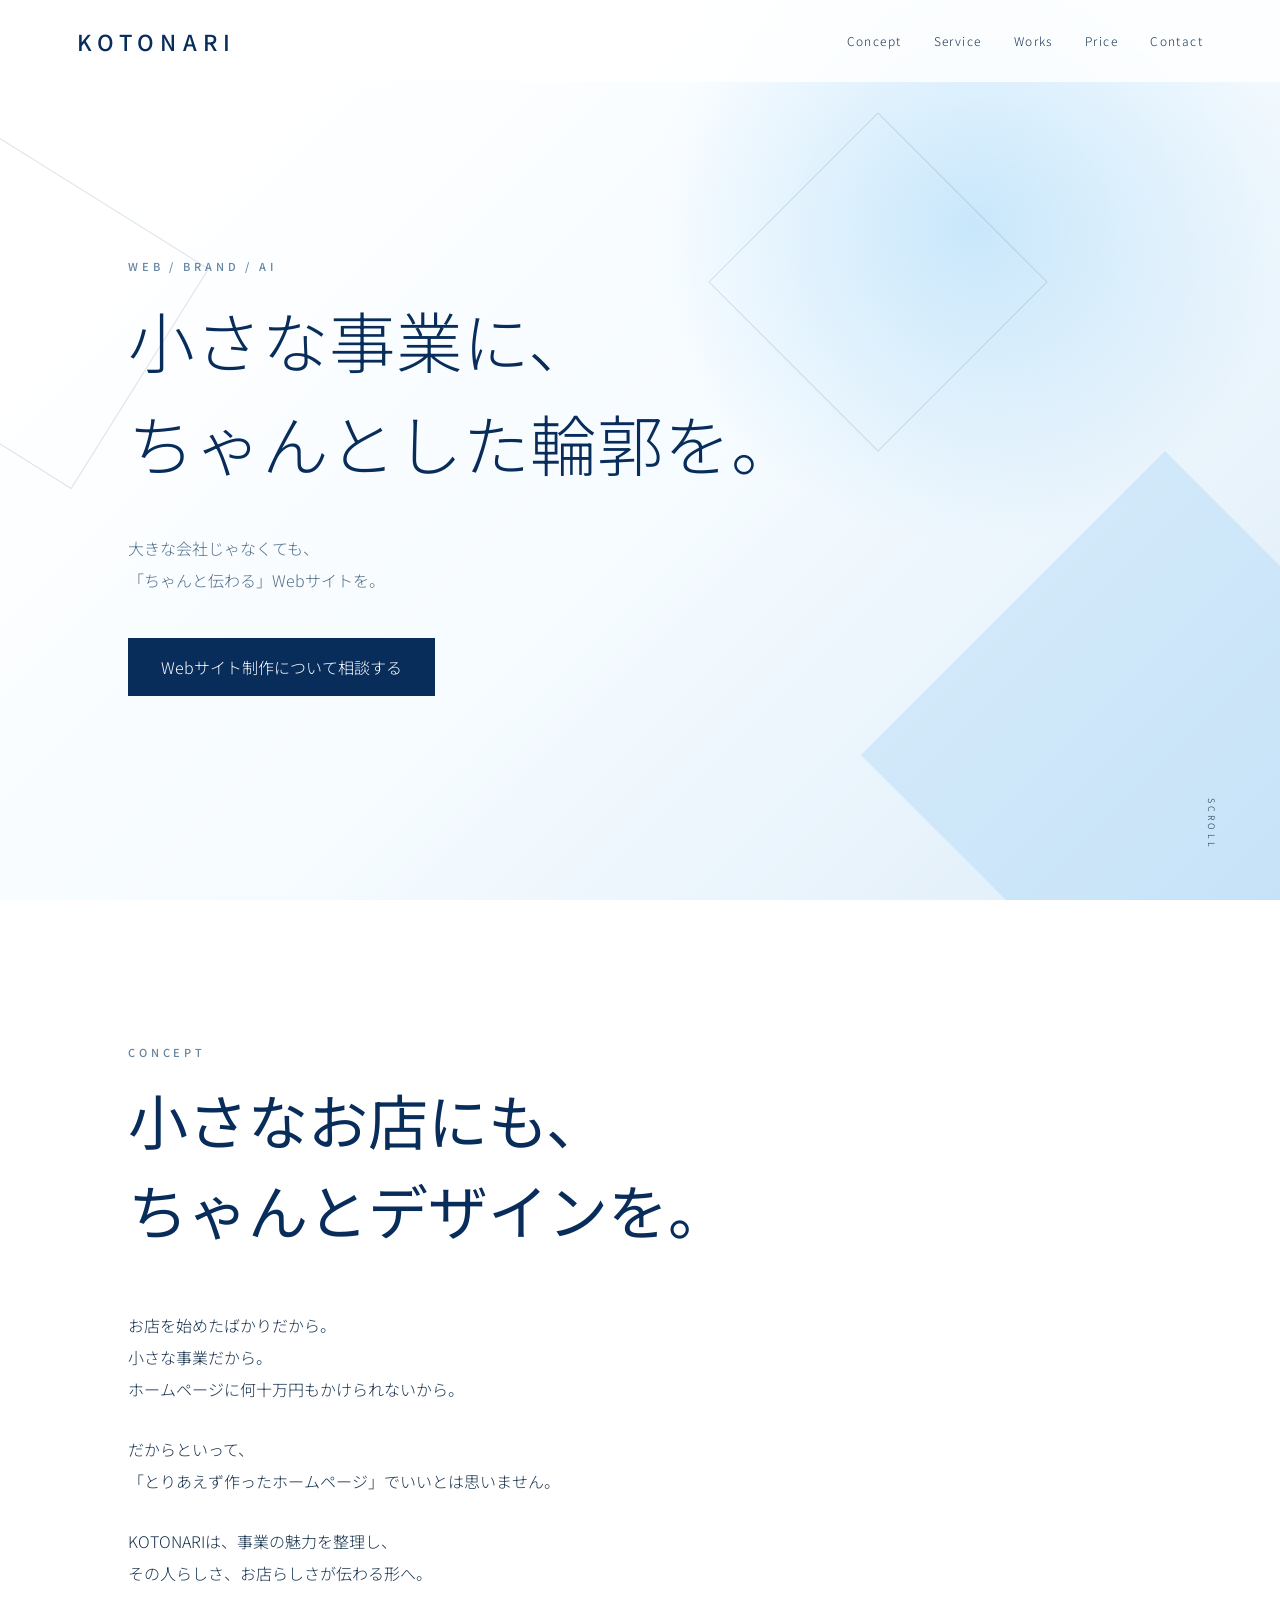
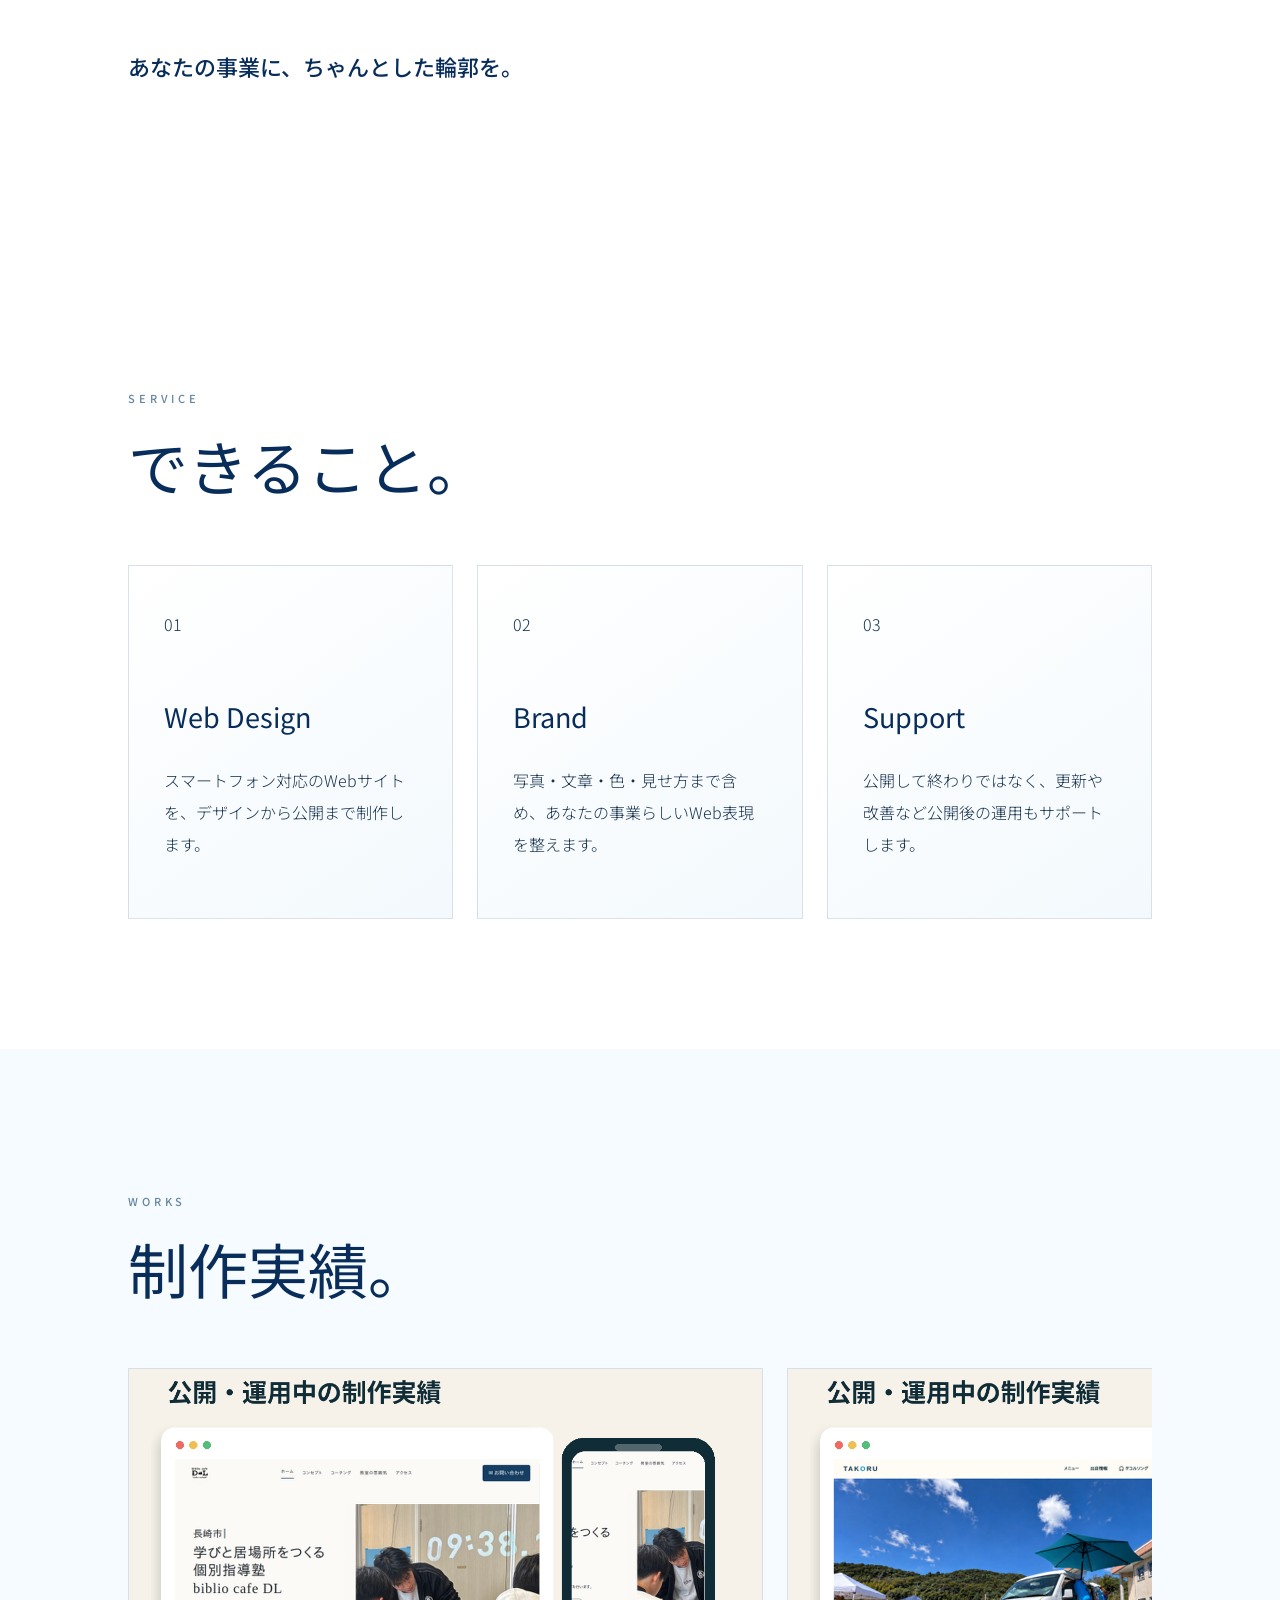
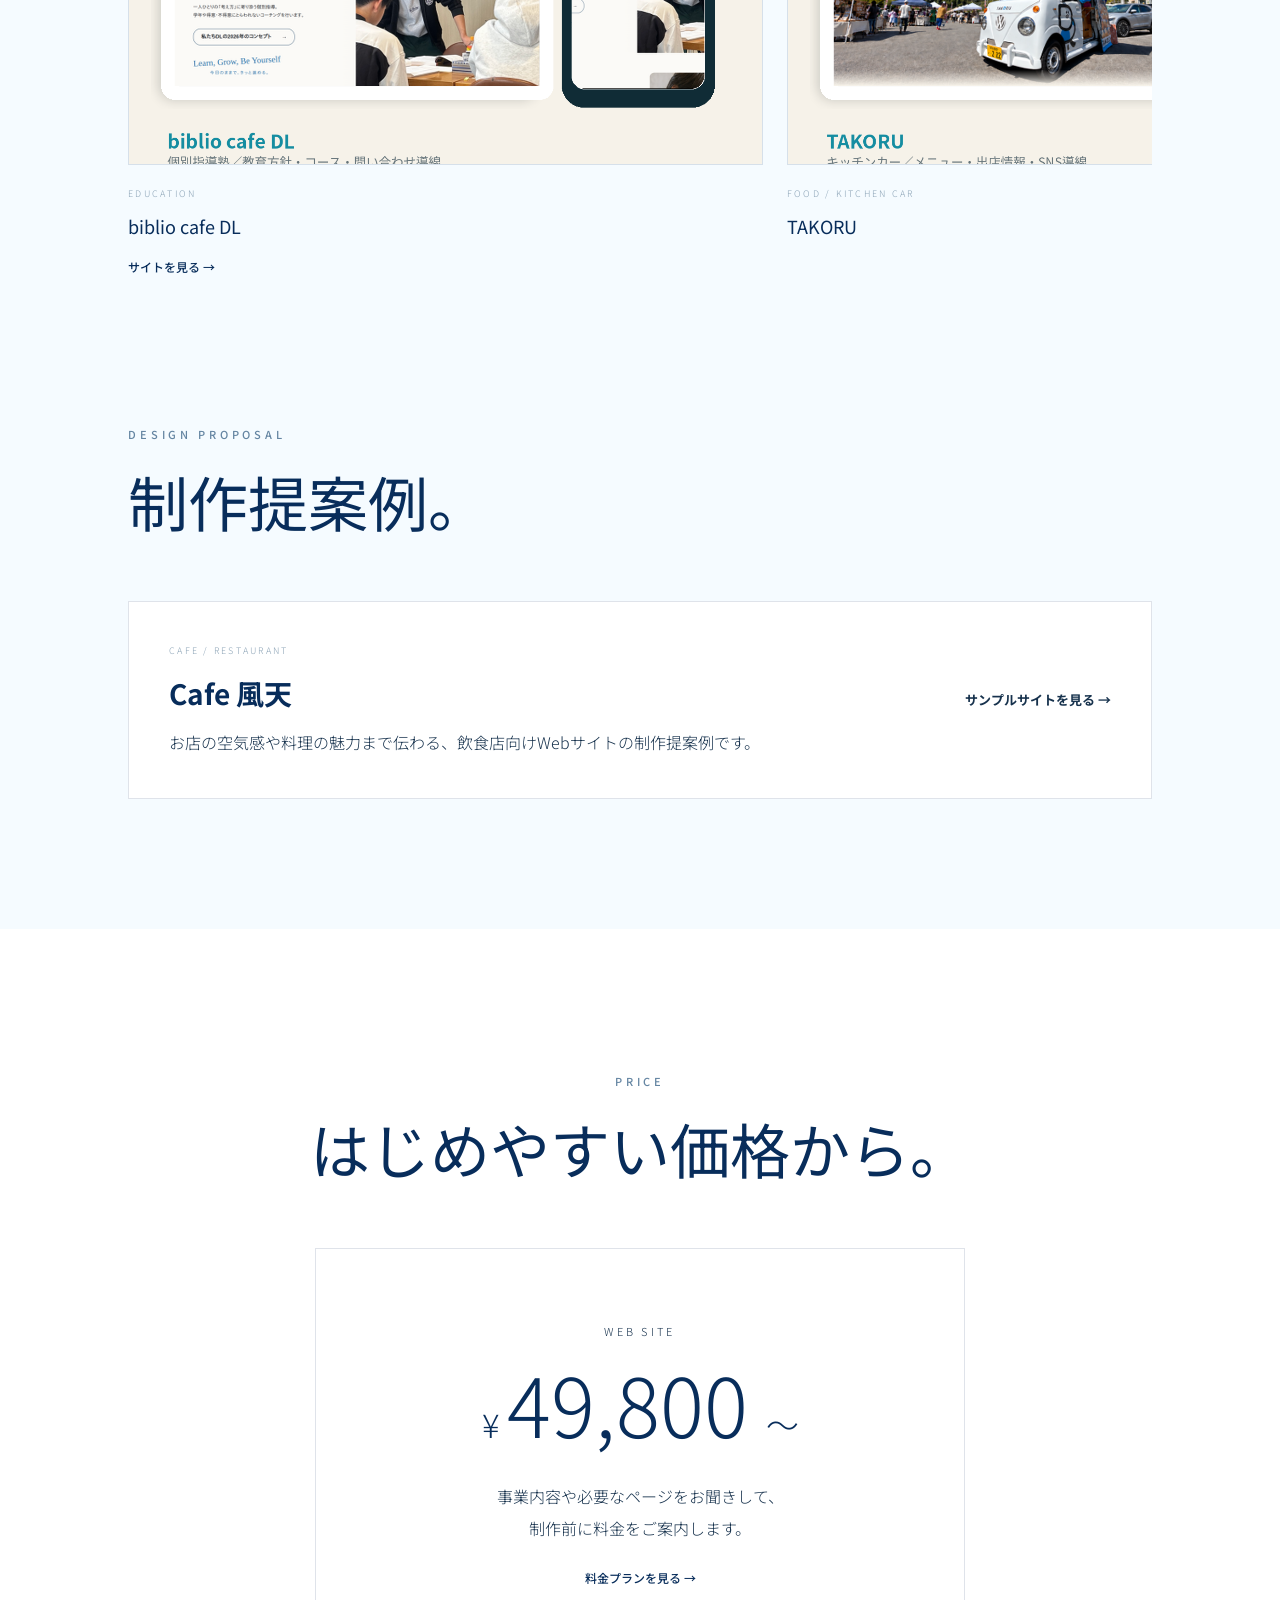
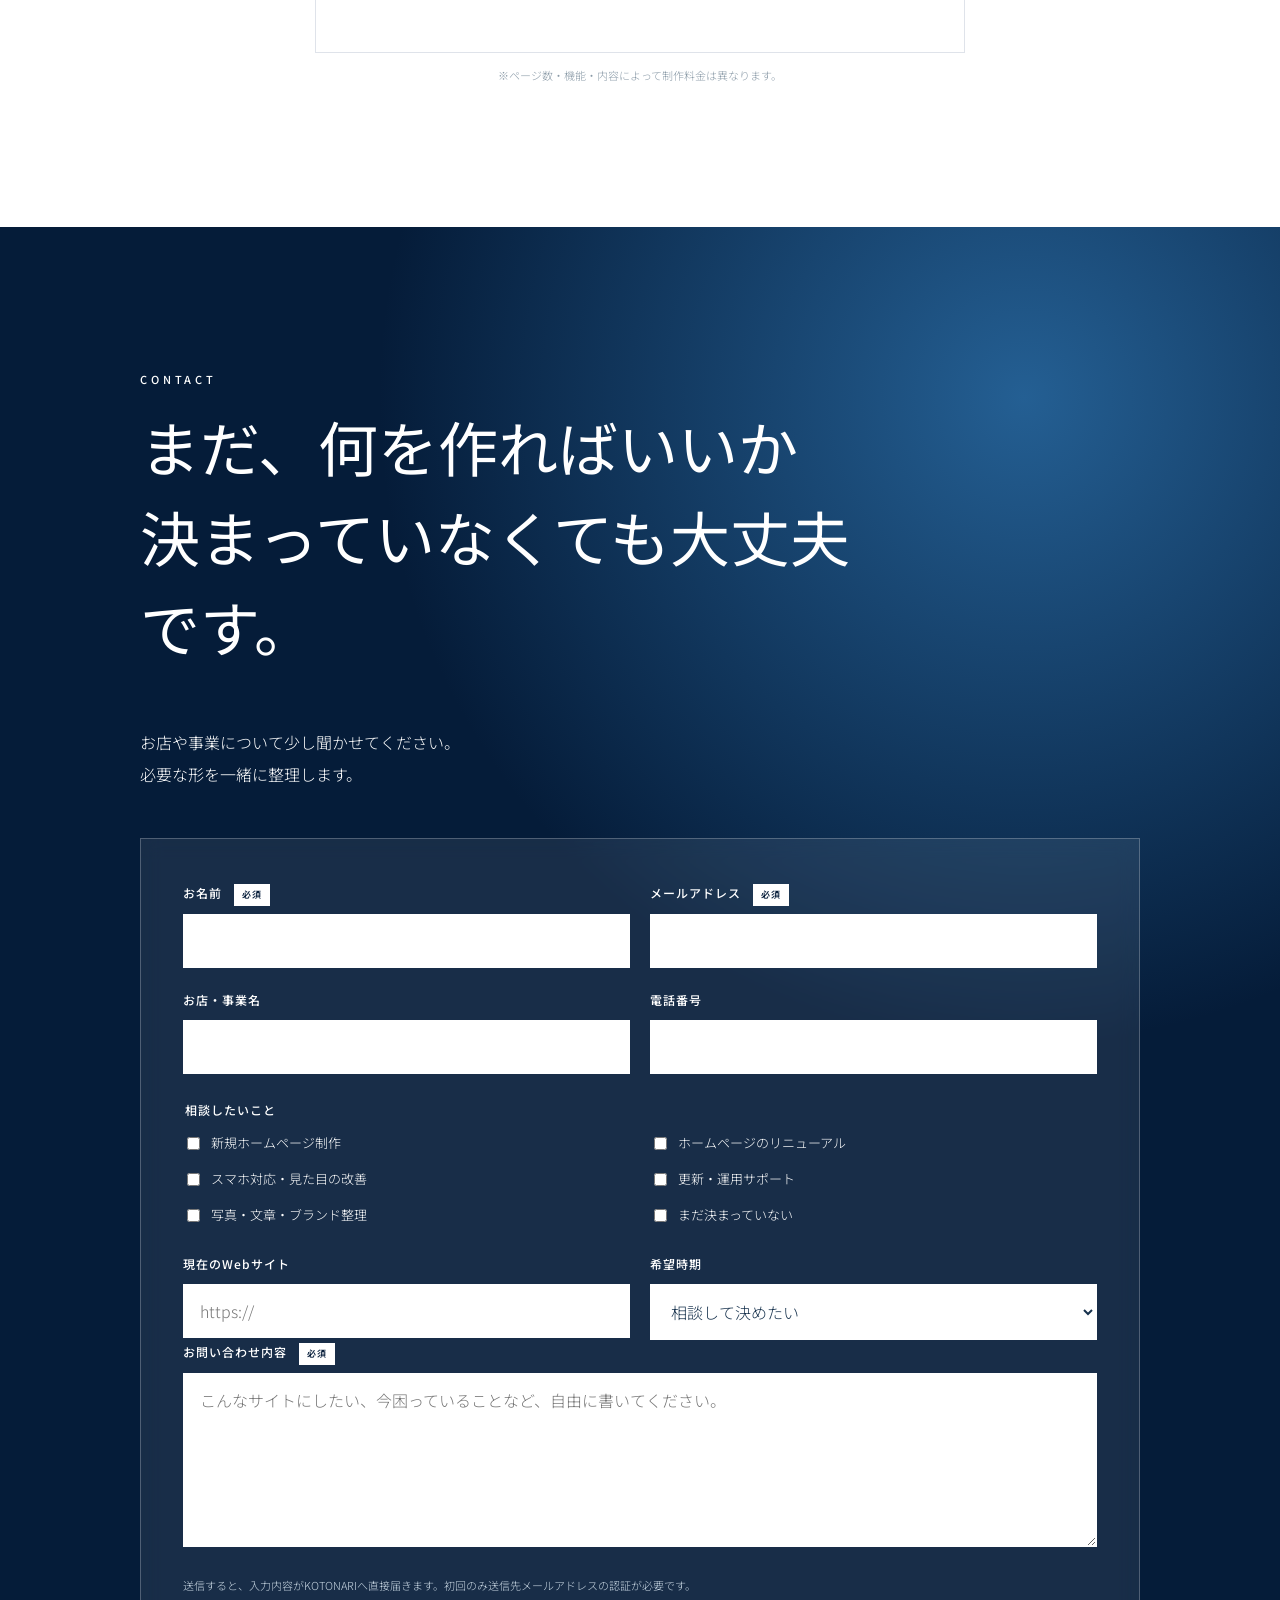
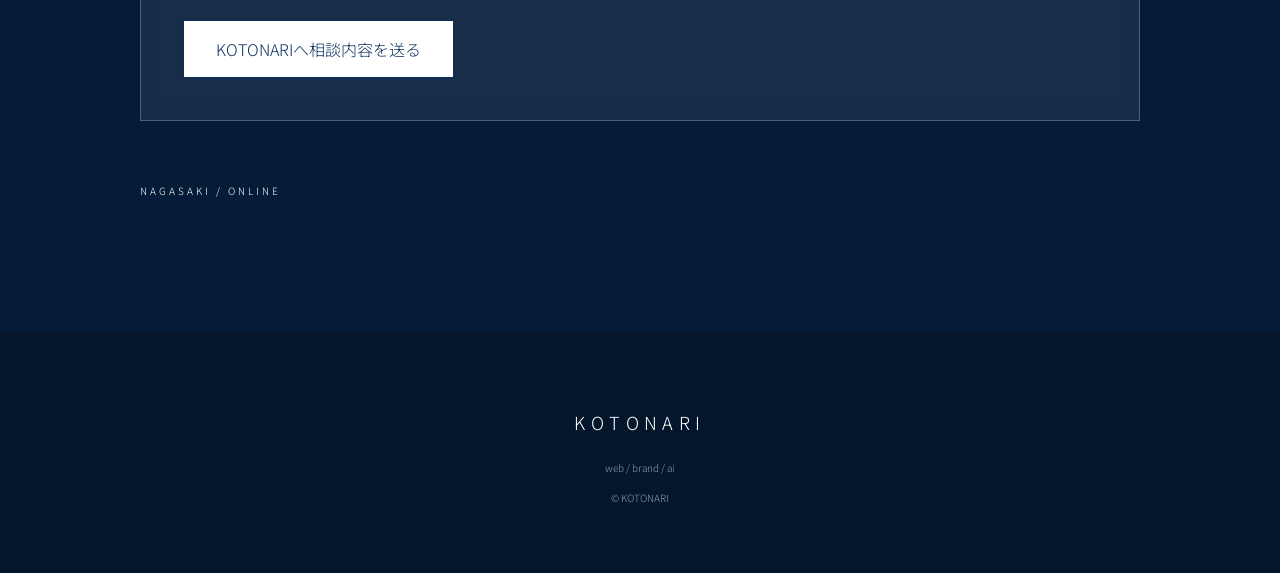
<file: index.html>
<!DOCTYPE html>
<html lang="ja">
 <head>
  <meta charset="utf-8"/>
  <meta content="width=device-width, initial-scale=1.0" name="viewport"/>
  <title>
   KOTONARI｜小さな事業に、ちゃんとした輪郭を。
  </title>
  <meta content="KOTONARIは、長崎を拠点に小さなお店・個人事業のWebサイト制作を行っています。デザインから公開、公開後の運用までサポートします。" name="description"/>
  <link href="style.css" rel="stylesheet"/>
 </head>
 <body>
  <header class="header">
   <a class="logo" href="#">
    KOTONARI
   </a>
   <nav class="nav">
    <a href="#concept">
     Concept
    </a>
    <a href="#service">
     Service
    </a>
    <a href="#works">
     Works
    </a>
    <a href="plan.html">
     Price
    </a>
    <a href="#contact">
     Contact
    </a>
   </nav>
  </header>
  <main>
   <section class="hero">
    <div class="hero-shape shape-1">
    </div>
    <div class="hero-shape shape-2">
    </div>
    <div class="hero-shape shape-3">
    </div>
    <div class="hero-content">
     <p class="hero-label">
      WEB / BRAND / AI
     </p>
     <h1>
      小さな事業に、
      <br/>
      <span>
       ちゃんとした輪郭を。
      </span>
     </h1>
     <p class="hero-text">
      大きな会社じゃなくても、
      <br/>
      「ちゃんと伝わる」Webサイトを。
     </p>
     <a class="button" href="#contact">
      Webサイト制作について相談する
     </a>
    </div>
    <p class="scroll">
     SCROLL
    </p>
   </section>
   <section class="section concept" id="concept">
    <p class="section-label">
     CONCEPT
    </p>
    <h2>
     小さなお店にも、
     <br/>
     ちゃんとデザインを。
    </h2>
    <p>
     お店を始めたばかりだから。
     <br/>
     小さな事業だから。
     <br/>
     ホームページに何十万円もかけられないから。
    </p>
    <p>
     だからといって、
     <br/>
     「とりあえず作ったホームページ」でいいとは思いません。
    </p>
    <p>
     KOTONARIは、事業の魅力を整理し、
     <br/>
     その人らしさ、お店らしさが伝わる形へ。
    </p>
    <p class="concept-message">
     あなたの事業に、ちゃんとした輪郭を。
    </p>
   </section>
   <section class="section" id="service">
    <p class="section-label">
     SERVICE
    </p>
    <h2>
     できること。
    </h2>
    <div class="cards">
     <article class="card">
      <span>
       01
      </span>
      <h3>
       Web Design
      </h3>
      <p>
       スマートフォン対応のWebサイトを、デザインから公開まで制作します。
      </p>
     </article>
     <article class="card">
      <span>
       02
      </span>
      <h3>
       Brand
      </h3>
      <p>
       写真・文章・色・見せ方まで含め、あなたの事業らしいWeb表現を整えます。
      </p>
     </article>
     <article class="card">
      <span>
       03
      </span>
      <h3>
       Support
      </h3>
      <p>
       公開して終わりではなく、更新や改善など公開後の運用もサポートします。
      </p>
     </article>
    </div>
   </section>
   <section class="section works" id="works">
    <p class="section-label">
     WORKS
    </p>
    <h2>
     制作実績。
    </h2>
    <div class="works-grid">
     <a class="work" href="https://www.bibliocafedl.com/" rel="noopener" target="_blank">
      <img alt="biblio cafe DL" src="assets/works/dl.png"/>
      <p class="work-category">
       EDUCATION
      </p>
      <h3>
       biblio cafe DL
      </h3>
      <span>
       サイトを見る →
      </span>
     </a>
     <article class="work">
      <img alt="TAKORU" src="assets/works/takoru.png"/>
      <p class="work-category">
       FOOD / KITCHEN CAR
      </p>
      <h3>
       TAKORU
      </h3>
     </article>
     <a class="work" href="https://snack-kitagawa.com/" rel="noopener" target="_blank">
      <img alt="スナック北川" src="assets/works/kitagawa.png"/>
      <p class="work-category">
       NIGHT LIFE
      </p>
      <h3>
       スナック北川
      </h3>
      <span>
       サイトを見る →
      </span>
     </a>
    </div>
    <div class="proposal">
     <p class="section-label">
      DESIGN PROPOSAL
     </p>
     <h2>
      制作提案例。
     </h2>
     <a class="proposal-card" href="sample/futen/" rel="noopener" target="_blank">
      <div>
       <p class="work-category">
        CAFE / RESTAURANT
       </p>
       <h3>
        Cafe 風天
       </h3>
       <p>
        お店の空気感や料理の魅力まで伝わる、飲食店向けWebサイトの制作提案例です。
       </p>
      </div>
      <strong>
       サンプルサイトを見る →
      </strong>
     </a>
    </div>
   </section>
   <section class="section price" id="price">
    <p class="section-label">
     PRICE
    </p>
    <h2>
     はじめやすい価格から。
    </h2>
    <div class="price-box">
     <p class="price-name">
      WEB SITE
     </p>
     <p class="price-number">
      <span>
       ¥
      </span>
      49,800
      <span class="tax">
       〜
      </span>
     </p>
     <p>
      事業内容や必要なページをお聞きして、
      <br/>
      制作前に料金をご案内します。
     </p>
     <a class="text-link" href="plan.html">
      料金プランを見る →
     </a>
    </div>
    <p class="price-note">
     ※ページ数・機能・内容によって制作料金は異なります。
    </p>
   </section>
   <section class="section contact" id="contact">
    <div class="contact-wrap">
     <div class="contact-intro">
      <p class="section-label">
       CONTACT
      </p>
      <h2>
       まだ、何を作ればいいか
       <br/>
       決まっていなくても大丈夫です。
      </h2>
      <p>
       お店や事業について少し聞かせてください。
       <br/>
       必要な形を一緒に整理します。
      </p>
     </div>
     <form action="https://api.web3forms.com/submit" method="POST" class="contact-form">
        <input type="hidden" name="access_key" value="cee7d94c-f00b-4dd1-9e52-31b2508e0dcf">
      <input name="_subject" type="hidden" value="【KOTONARI】Webサイトから制作相談が届きました"/>
      <input name="_template" type="hidden" value="table"/>
      <input name="_captcha" type="hidden" value="true"/>
      <input name="_honey" style="display:none" type="text"/>
      <div class="form-grid">
       <label>
        <span>
         お名前
         <b>
          必須
         </b>
        </span>
        <input name="name" required="" type="text"/>
       </label>
       <label>
        <span>
         メールアドレス
         <b>
          必須
         </b>
        </span>
        <input name="email" required="" type="email"/>
       </label>
       <label>
        <span>
         お店・事業名
        </span>
        <input name="business" type="text"/>
       </label>
       <label>
        <span>
         電話番号
        </span>
        <input name="phone" type="tel"/>
       </label>
      </div>
      <fieldset>
       <legend>
        相談したいこと
       </legend>
       <div class="check-grid">
        <label>
         <input name="request" type="checkbox" value="新規ホームページ制作"/>
         新規ホームページ制作
        </label>
        <label>
         <input name="request" type="checkbox" value="ホームページのリニューアル"/>
         ホームページのリニューアル
        </label>
        <label>
         <input name="request" type="checkbox" value="スマホ対応・見た目の改善"/>
         スマホ対応・見た目の改善
        </label>
        <label>
         <input name="request" type="checkbox" value="更新・運用サポート"/>
         更新・運用サポート
        </label>
        <label>
         <input name="request" type="checkbox" value="写真・文章・ブランド整理"/>
         写真・文章・ブランド整理
        </label>
        <label>
         <input name="request" type="checkbox" value="まだ決まっていない"/>
         まだ決まっていない
        </label>
       </div>
      </fieldset>
      <div class="form-grid">
       <label>
        <span>
         現在のWebサイト
        </span>
        <input name="url" placeholder="https://" type="url"/>
       </label>
       <label>
        <span>
         希望時期
        </span>
        <select name="timing">
         <option>
          相談して決めたい
         </option>
         <option>
          できるだけ早く
         </option>
         <option>
          1か月以内
         </option>
         <option>
          2〜3か月以内
         </option>
         <option>
          時期未定
         </option>
        </select>
       </label>
      </div>
      <label>
       <span>
        お問い合わせ内容
        <b>
         必須
        </b>
       </span>
       <textarea name="message" placeholder="こんなサイトにしたい、今困っていることなど、自由に書いてください。" required="" rows="6"></textarea>
      </label>
      <p class="form-note">
       送信すると、入力内容がKOTONARIへ直接届きます。初回のみ送信先メールアドレスの認証が必要です。
      </p>
      <button class="button button-light form-submit" type="submit">
       KOTONARIへ相談内容を送る
      </button>
     </form>
     <p class="area">
      NAGASAKI / ONLINE
     </p>
    </div>
   </section>

  </main>
  <footer class="footer">
   <p class="footer-logo">
    KOTONARI
   </p>
   <p>
    web / brand / ai
   </p>
   <p class="copyright">
    © KOTONARI
   </p>
  </footer>
 </body>
</html>
</file>
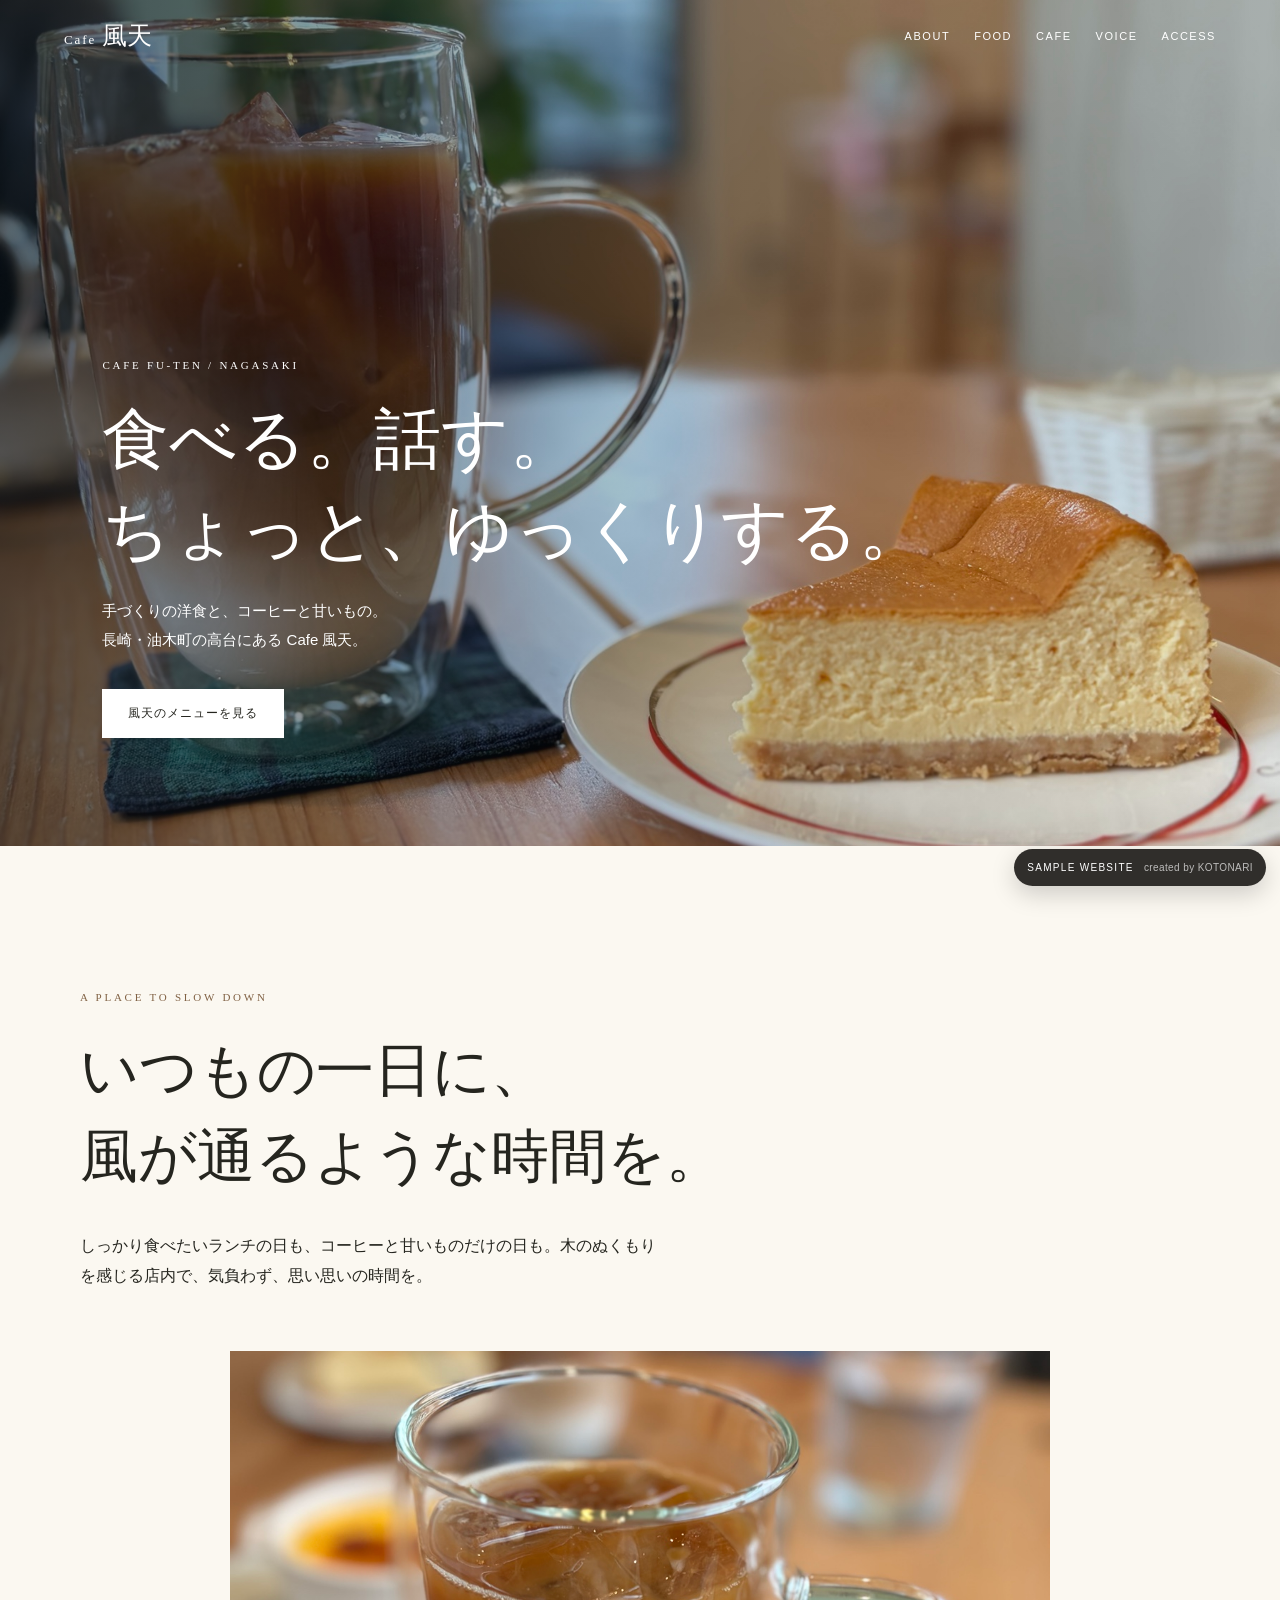
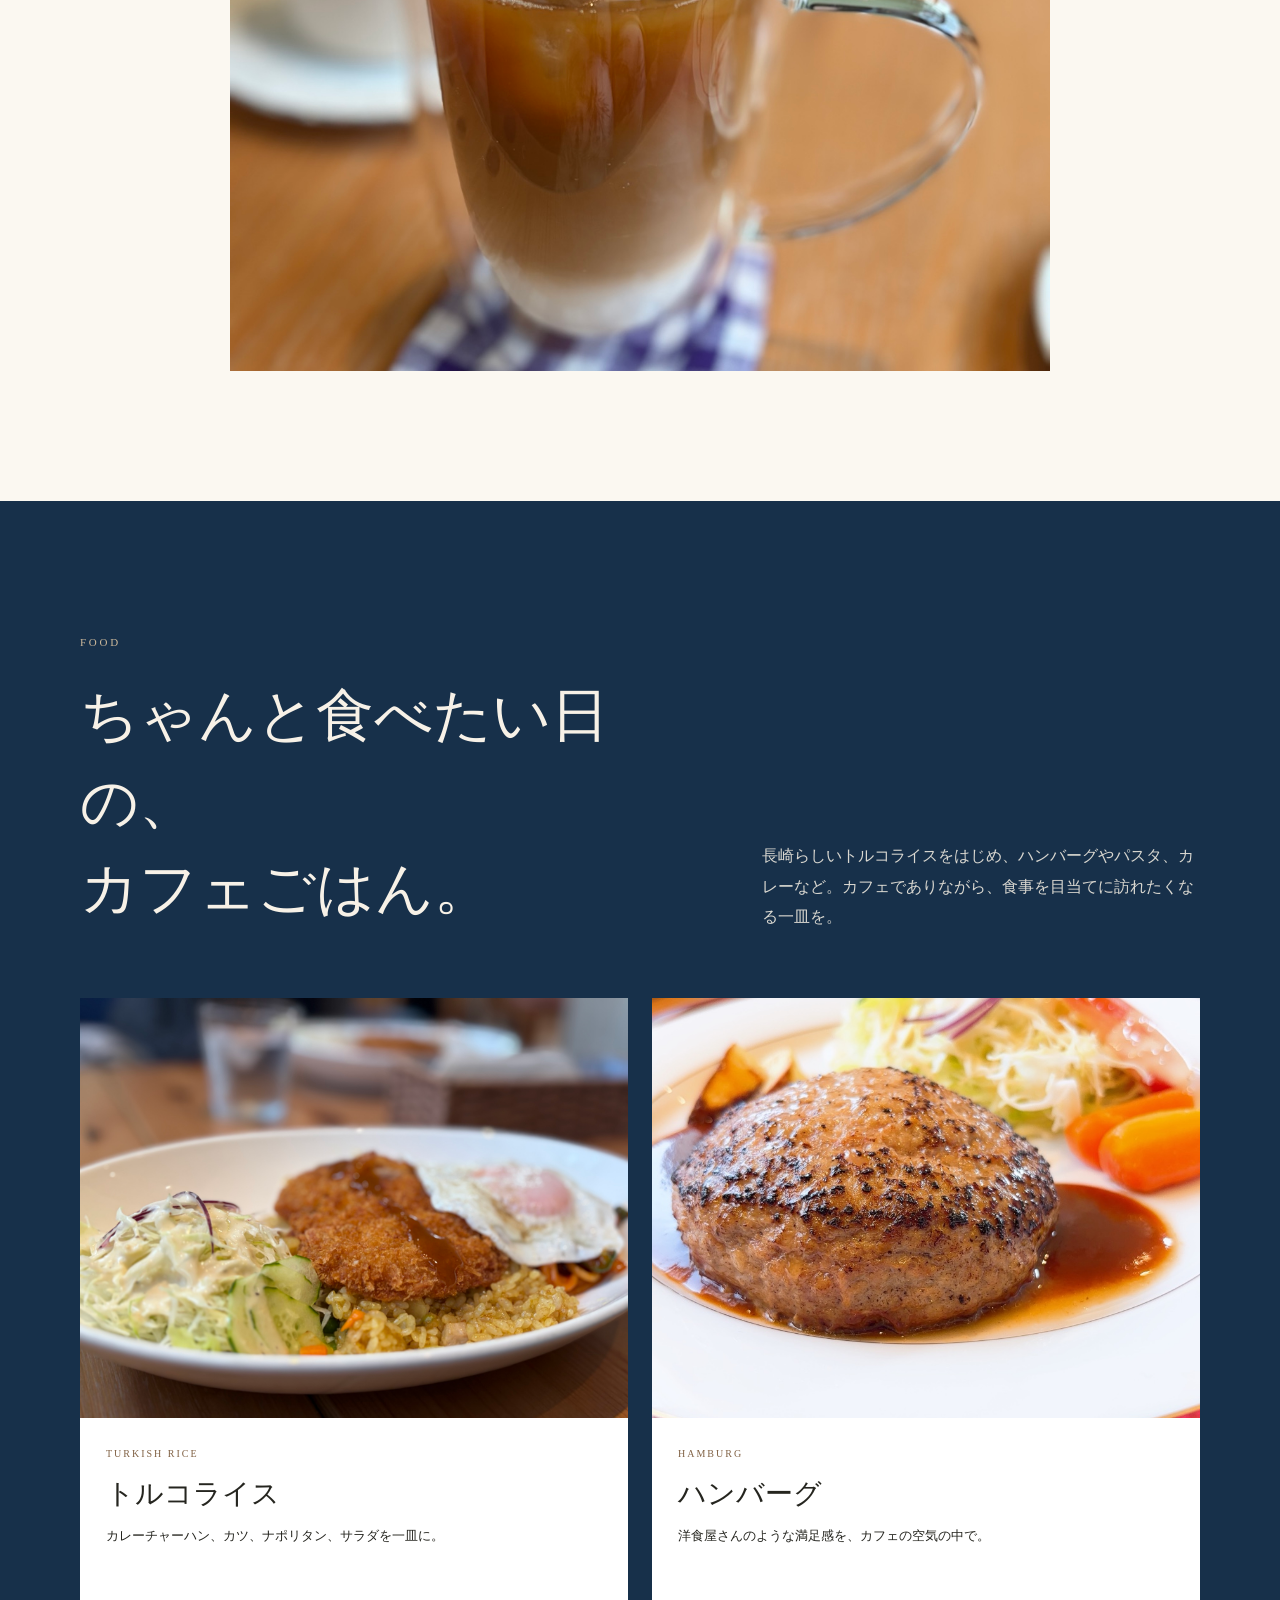
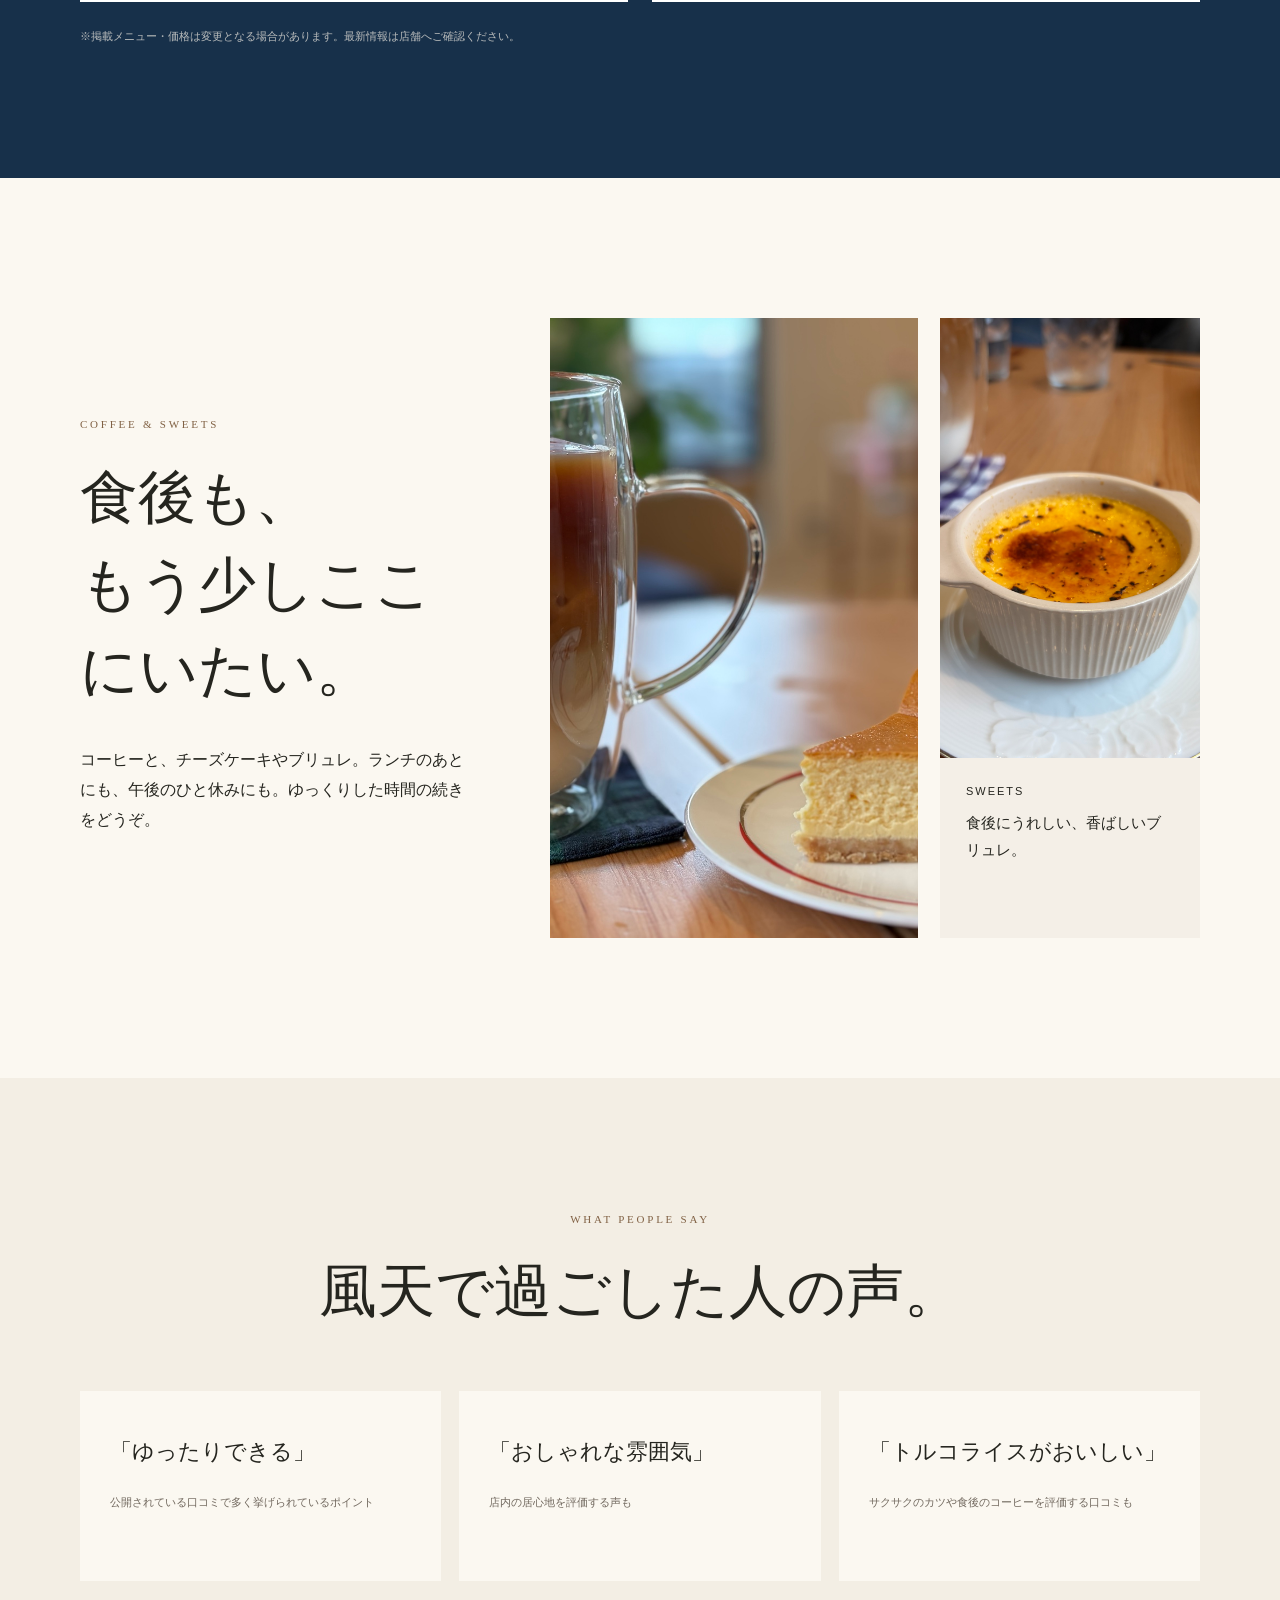
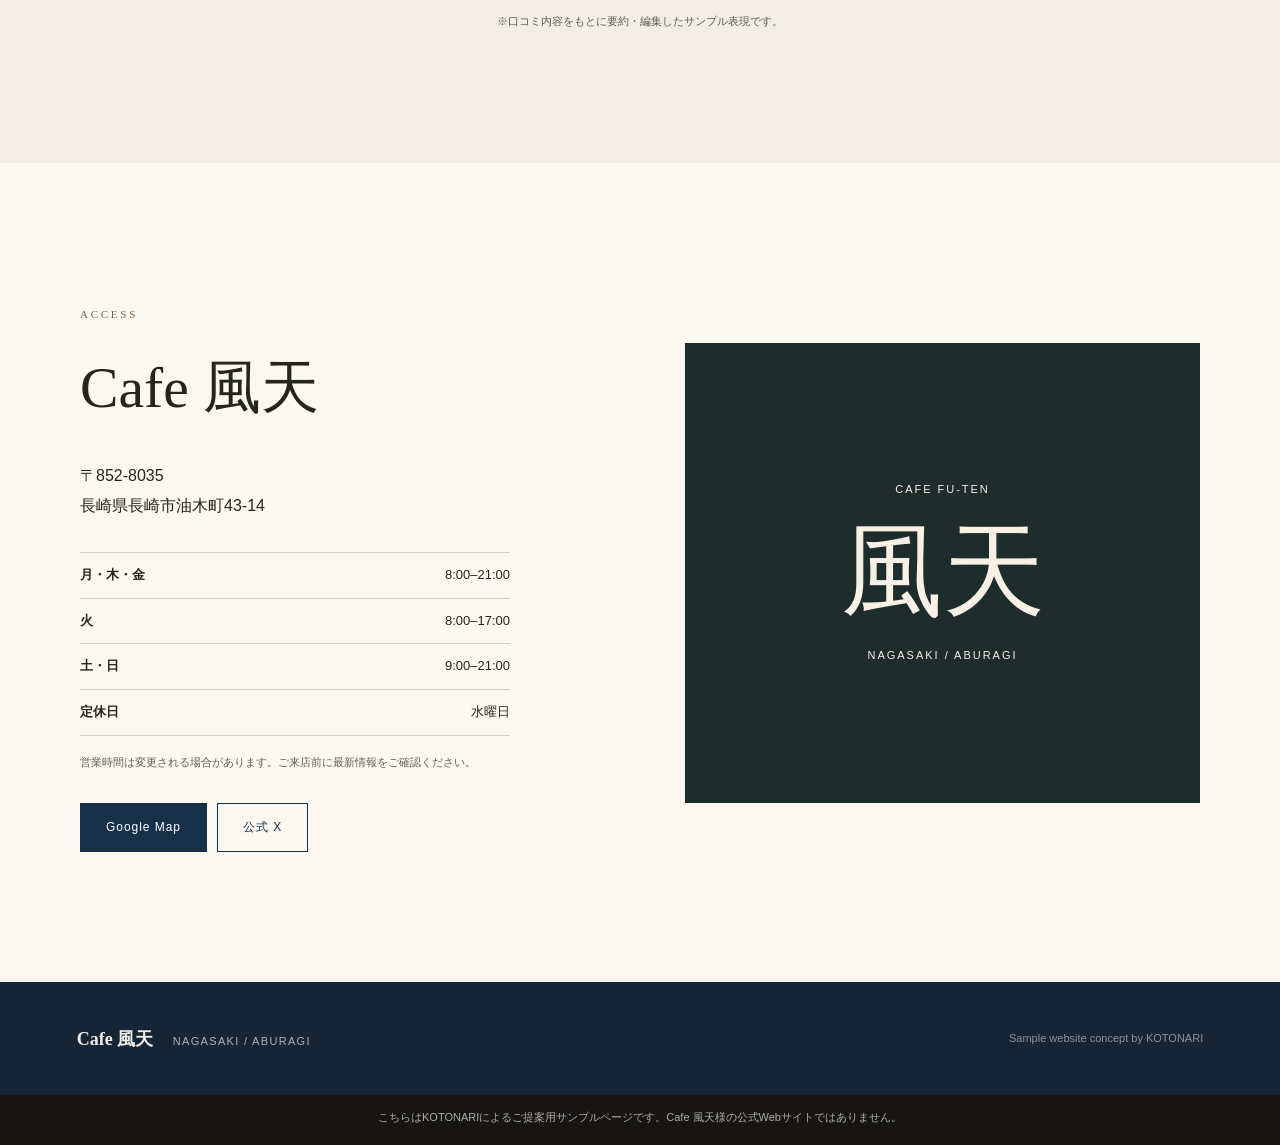
<file: sample/futen/index.html>
<!DOCTYPE html>
<html lang="ja">
 <head>
  <meta charset="utf-8"/>
  <meta content="width=device-width,initial-scale=1" name="viewport"/>
  <title>
   Cafe 風天｜長崎・油木町
  </title>
  <meta content="Cafe 風天 Webサイトご提案用サンプル。" name="description"/>
  <meta content="noindex,nofollow,noarchive" name="robots"/>
  <meta content="noindex,nofollow,noarchive" name="googlebot"/>
  <link href="style.css" rel="stylesheet"/>
 </head>
 <body>
  <div class="sample-ribbon">
   SAMPLE WEBSITE
   <span>
    created by KOTONARI
   </span>
  </div>
  <header class="nav">
   <a class="brand" href="#top">
    <span>
     Cafe
    </span>
    風天
   </a>
   <nav>
    <a href="#about">
     ABOUT
    </a>
    <a href="#food">
     FOOD
    </a>
    <a href="#cafe">
     CAFE
    </a>
    <a href="#voice">
     VOICE
    </a>
    <a href="#access">
     ACCESS
    </a>
   </nav>
  </header>
  <main id="top">
   <section class="hero">
    <video autoplay="" class="hero-video" loop="" muted="" playsinline="" poster="images/cafe-set.jpeg" preload="metadata">
     <source src="videos/futen-hero.mp4" type="video/mp4"/>
    </video>
    <div class="shade">
    </div>
    <div class="hero-copy">
     <p class="eyebrow">
      CAFE FU-TEN / NAGASAKI
     </p>
     <h1>
      <span>
       食べる。話す。
      </span>
      <span>
       ちょっと、ゆっくりする。
      </span>
     </h1>
     <p>
      手づくりの洋食と、コーヒーと甘いもの。
      <br/>
      長崎・油木町の高台にある Cafe 風天。
     </p>
     <a class="btn light" href="#food">
      風天のメニューを見る
     </a>
    </div>
   </section>
   <section class="intro wrap" id="about">
    <p class="kicker">
     A PLACE TO SLOW DOWN
    </p>
    <h2>
     いつもの一日に、
     <br/>
     風が通るような時間を。
    </h2>
    <p class="lead">
     しっかり食べたいランチの日も、コーヒーと甘いものだけの日も。木のぬくもりを感じる店内で、気負わず、思い思いの時間を。
    </p>
    <div class="about-visual">
     <img alt="アイスカフェラテ" src="images/latte.jpeg"/>
    </div>
   </section>
   <section class="dark" id="food">
    <div class="wrap">
     <p class="kicker">
      FOOD
     </p>
     <div class="section-head">
      <h2>
       ちゃんと食べたい日の、
       <br/>
       カフェごはん。
      </h2>
      <p>
       長崎らしいトルコライスをはじめ、ハンバーグやパスタ、カレーなど。カフェでありながら、食事を目当てに訪れたくなる一皿を。
      </p>
     </div>
     <div class="food-grid">
      <article class="big">
       <img alt="トルコライス" src="images/turkey-close.jpeg"/>
       <div>
        <span>
         TURKISH RICE
        </span>
        <h3>
         トルコライス
        </h3>
        <p>
         カレーチャーハン、カツ、ナポリタン、サラダを一皿に。
        </p>
       </div>
      </article>
      <article>
       <img alt="ハンバーグ" src="images/hamburg-main.jpeg"/>
       <div>
        <span>
         HAMBURG
        </span>
        <h3>
         ハンバーグ
        </h3>
        <p>
         洋食屋さんのような満足感を、カフェの空気の中で。
        </p>
       </div>
      </article>
     </div>
     <p class="note">
      ※掲載メニュー・価格は変更となる場合があります。最新情報は店舗へご確認ください。
     </p>
    </div>
   </section>
   <section class="wrap cafe" id="cafe">
    <div class="cafe-copy">
     <p class="kicker">
      COFFEE &amp; SWEETS
     </p>
     <h2>
      食後も、
      <br/>
      もう少しここにいたい。
     </h2>
     <p>
      コーヒーと、チーズケーキやブリュレ。ランチのあとにも、午後のひと休みにも。ゆっくりした時間の続きをどうぞ。
     </p>
    </div>
    <div class="cafe-feature">
     <img alt="カフェラテとチーズケーキ" src="images/cafe-set.jpeg"/>
     <div class="sweet-card">
      <img alt="クレームブリュレ" src="images/brulee.jpeg"/>
      <p>
       <span>
        SWEETS
       </span>
       食後にうれしい、香ばしいブリュレ。
      </p>
     </div>
    </div>
   </section>
   <section class="voice" id="voice">
    <div class="wrap">
     <p class="kicker">
      WHAT PEOPLE SAY
     </p>
     <h2>
      風天で過ごした人の声。
     </h2>
     <div class="voices">
      <blockquote>
       「ゆったりできる」
       <small>
        公開されている口コミで多く挙げられているポイント
       </small>
      </blockquote>
      <blockquote>
       「おしゃれな雰囲気」
       <small>
        店内の居心地を評価する声も
       </small>
      </blockquote>
      <blockquote>
       「トルコライスがおいしい」
       <small>
        サクサクのカツや食後のコーヒーを評価する口コミも
       </small>
      </blockquote>
     </div>
     <p class="source">
      ※口コミ内容をもとに要約・編集したサンプル表現です。
     </p>
    </div>
   </section>
   <section class="access wrap" id="access">
    <div>
     <p class="kicker">
      ACCESS
     </p>
     <h2>
      Cafe 風天
     </h2>
     <p class="address">
      〒852-8035
      <br/>
      長崎県長崎市油木町43-14
     </p>
     <dl>
      <div>
       <dt>
        月・木・金
       </dt>
       <dd>
        8:00–21:00
       </dd>
      </div>
      <div>
       <dt>
        火
       </dt>
       <dd>
        8:00–17:00
       </dd>
      </div>
      <div>
       <dt>
        土・日
       </dt>
       <dd>
        9:00–21:00
       </dd>
      </div>
      <div>
       <dt>
        定休日
       </dt>
       <dd>
        水曜日
       </dd>
      </div>
     </dl>
     <p class="small">
      営業時間は変更される場合があります。ご来店前に最新情報をご確認ください。
     </p>
     <div class="actions">
      <a class="btn" href="https://maps.app.goo.gl/NWsWk2E7yjZbRmrj6?g_st=ic" rel="noopener" target="_blank">
       Google Map
      </a>
      <a class="btn outline" href="https://x.com/cafefu_ten" rel="noopener" target="_blank">
       公式 X
      </a>
     </div>
    </div>
    <div class="access-mark">
     <span>
      CAFE FU-TEN
     </span>
     <strong>
      風天
     </strong>
     <small>
      NAGASAKI / ABURAGI
     </small>
    </div>
   </section>
  </main>
  <footer>
   <div>
    <strong>
     Cafe 風天
    </strong>
    <span>
     NAGASAKI / ABURAGI
    </span>
   </div>
   <p>
    Sample website concept by KOTONARI
   </p>
  </footer>
  <div class="sample-note">
   こちらはKOTONARIによるご提案用サンプルページです。Cafe 風天様の公式Webサイトではありません。
  </div>
 </body>
</html>
</file>
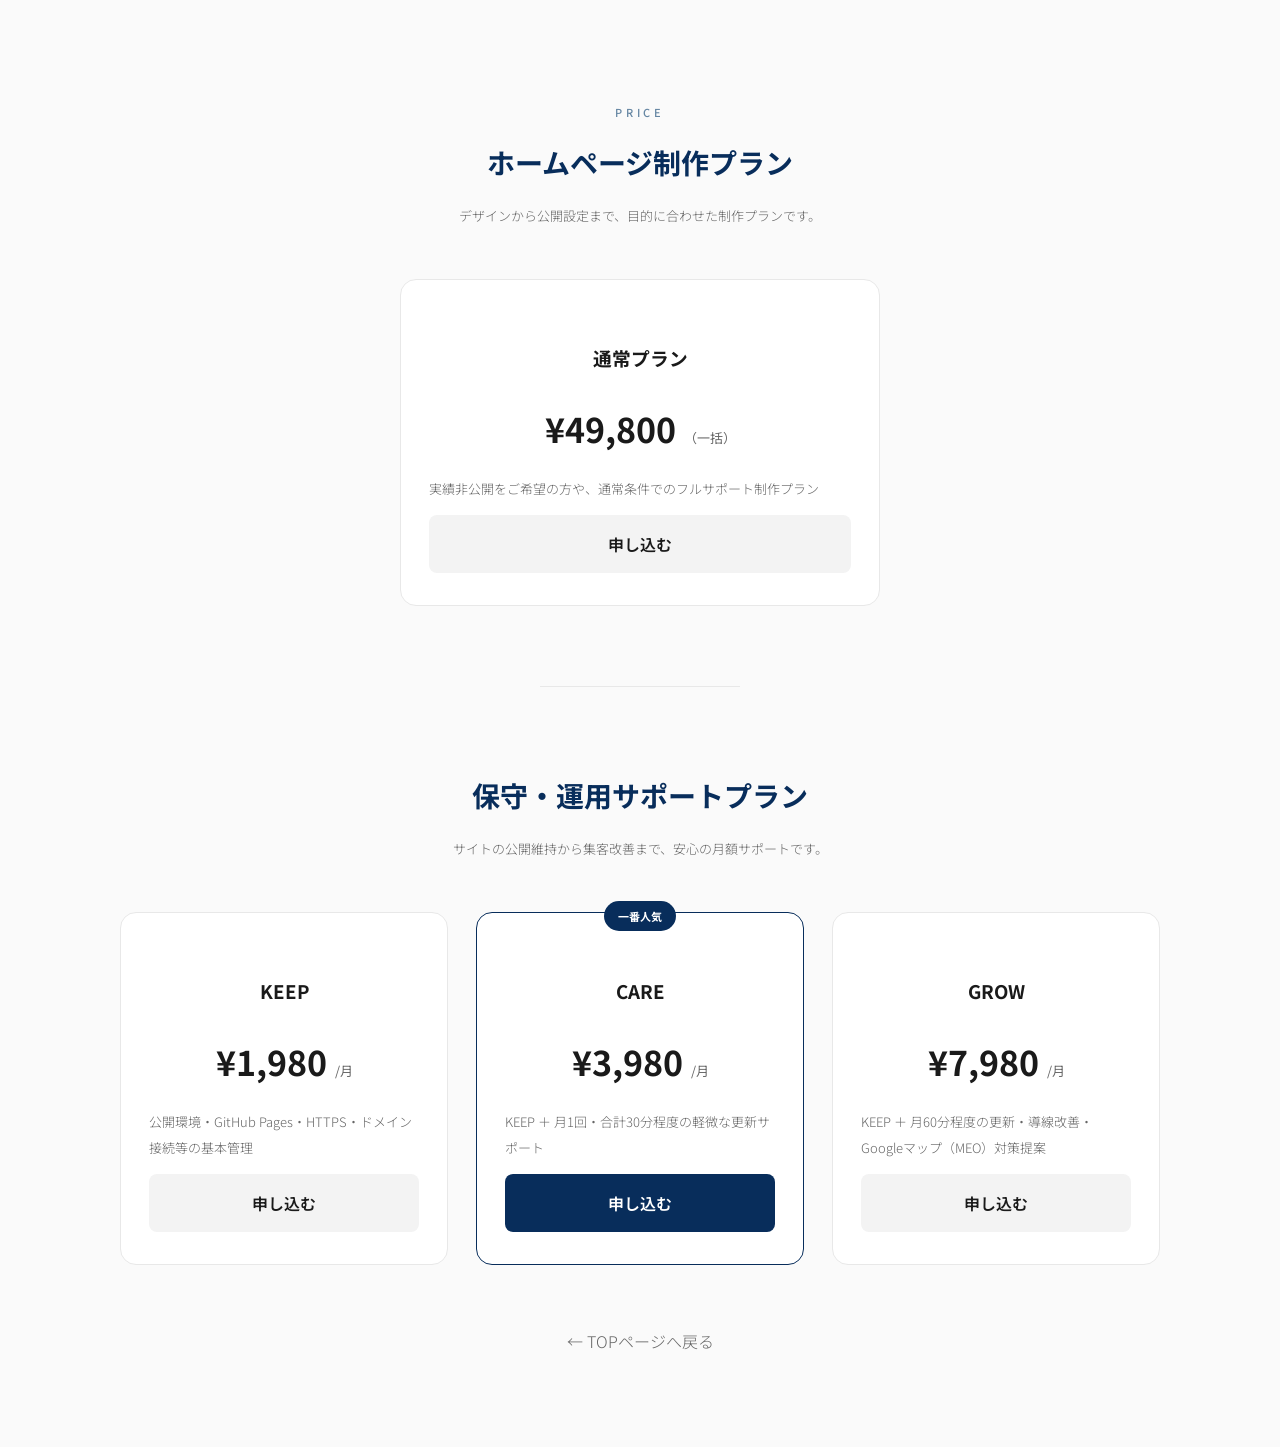
<file: plan.html>
<!DOCTYPE html>
<html lang="ja">
 <head>
  <meta charset="utf-8"/>
  <meta content="width=device-width,initial-scale=1.0" name="viewport"/>
  <title>
   料金プラン | KOTONARI
  </title>
  <link href="style.css" rel="stylesheet"/>
 </head>
 <body>
  <main class="plan-section">
   <div class="plan-container">
    <div class="plan-header">
     <p class="section-label">
      PRICE
     </p>
     <h1 class="plan-title">
      ホームページ制作プラン
     </h1>
     <p class="plan-subtitle">
      デザインから公開設定まで、目的に合わせた制作プランです。
     </p>
    </div>
    <div class="plan-grid single">
     <div class="plan-card">
      <h3>
       通常プラン
      </h3>
      <div class="plan-price">
       ¥49,800
       <small>
        （一括）
       </small>
      </div>
      <p>
       実績非公開をご希望の方や、通常条件でのフルサポート制作プラン
      </p>
      <a class="plan-btn" href="https://buy.stripe.com/fZu9AU07be7x7JYbG2bEA01">
       申し込む
      </a>
     </div>
    </div>
    <div class="plan-divider">
    </div>
    <div class="plan-header">
     <h2 class="plan-title">
      保守・運用サポートプラン
     </h2>
     <p class="plan-subtitle">
      サイトの公開維持から集客改善まで、安心の月額サポートです。
     </p>
    </div>
    <div class="plan-grid">
     <div class="plan-card">
      <h3>
       KEEP
      </h3>
      <div class="plan-price">
       ¥1,980
       <small>
        /月
       </small>
      </div>
      <p>
       公開環境・GitHub Pages・HTTPS・ドメイン接続等の基本管理
      </p>
      <a class="plan-btn" href="https://buy.stripe.com/aFa7sM4nr4wX8O2h0mbEA04">
       申し込む
      </a>
     </div>
     <div class="plan-card featured">
      <b class="badge">
       一番人気
      </b>
      <h3>
       CARE
      </h3>
      <div class="plan-price">
       ¥3,980
       <small>
        /月
       </small>
      </div>
      <p>
       KEEP ＋ 月1回・合計30分程度の軽微な更新サポート
      </p>
      <a class="plan-btn primary" href="https://buy.stripe.com/fZucN6g695B15BQ6lIbEA05">
       申し込む
      </a>
     </div>
     <div class="plan-card">
      <h3>
       GROW
      </h3>
      <div class="plan-price">
       ¥7,980
       <small>
        /月
       </small>
      </div>
      <p>
       KEEP ＋ 月60分程度の更新・導線改善・Googleマップ（MEO）対策提案
      </p>
      <a class="plan-btn" href="https://buy.stripe.com/00w14o6vzfbB8O239wbEA06">
       申し込む
      </a>
     </div>
    </div>
    <div class="plan-back">
     <a href="/">
      ← TOPページへ戻る
     </a>
    </div>
   </div>
  </main>
 </body>
</html>
</file>
<file: style.css>
@import url('https://fonts.googleapis.com/css2?family=Noto+Sans+JP:wght@300;400;500;600;700&display=swap');
:root {
  --navy:#082d5b;
  --deep:#051c39;
  --ice:#f5fbff;
  --text:#17324d;
  --muted:#698094;
  --line:rgba(8,45,91,.13)
}
* {
  box-sizing:border-box
}
html {
  scroll-behavior:smooth
}
body {
  margin:0;
  color:var(--text);
  font-family:"Noto Sans JP",sans-serif;
  font-weight:300;
  line-height:2
}
a {
  color:inherit;
  text-decoration:none
}
.header {
  position:fixed;
  z-index:100;
  top:0;
  width:100%;
  height:82px;
  padding:0 6%;
  display:flex;
  align-items:center;
  justify-content:space-between;
  background:rgba(255,255,255,.82);
  backdrop-filter:blur(18px)
}
.logo {
  color:var(--navy);
  font-size:22px;
  font-weight:500;
  letter-spacing:.28em
}
.nav {
  display:flex;
  gap:32px
}
.nav a {
  font-size:12px;
  letter-spacing:.12em
}
.hero {
  min-height:100vh;
  position:relative;
  overflow:hidden;
  display:flex;
  align-items:center;
  padding:140px 10% 100px;
  background:radial-gradient(circle at 76% 25%,rgba(139,203,245,.42),transparent 27%),linear-gradient(135deg,#fff 15%,#f5fbff 55%,#ddecf8 100%)
}
.hero-content {
  z-index:5;
  max-width:1000px
}
.hero-label,.section-label {
  color:#6485a2;
  font-size:11px;
  font-weight:500;
  letter-spacing:.35em
}
.hero h1 {
  margin:0 0 38px;
  color:var(--navy);
  font-size:clamp(42px,5.2vw,72px);
  font-weight:300;
  line-height:1.55
}
.hero h1 span {
  white-space:nowrap
}
.hero-text {
  margin-bottom:42px;
  color:#526f88
}
.button {
  display:inline-flex;
  align-items:center;
  justify-content:center;
  min-height:58px;
  padding:0 32px;
  color:#fff;
  background:var(--navy);
  border:1px solid var(--navy)
}
.scroll {
  position:absolute;
  right:4%;
  bottom:50px;
  font-size:9px;
  letter-spacing:.35em;
  writing-mode:vertical-rl
}
.hero-shape {
  position:absolute
}
.shape-1 {
  width:430px;
  height:430px;
  right:-100px;
  bottom:-70px;
  background:rgba(130,196,241,.25);
  transform:rotate(45deg)
}
.shape-2 {
  width:260px;
  height:260px;
  left:-100px;
  top:180px;
  border:1px solid var(--line);
  transform:rotate(32deg)
}
.shape-3 {
  width:240px;
  height:240px;
  right:22%;
  top:18%;
  border:1px solid var(--line);
  transform:rotate(45deg)
}
.section {
  padding:130px 10%
}
.section h2 {
  margin:0 0 55px;
  color:var(--navy);
  font-size:clamp(36px,5vw,60px);
  font-weight:400;
  line-height:1.5
}
.concept p:not(.section-label) {
  max-width:680px;
  margin-bottom:28px
}
.concept-message {
  margin-top:55px!important;
  color:var(--navy);
  font-size:22px!important;
  font-weight:500
}
.cards,.works-grid {
  display:grid;
  grid-template-columns:repeat(3,1fr);
  gap:24px
}
.card {
  padding:42px 35px;
  background:linear-gradient(145deg,#fff,#f3f9fd);
  border:1px solid var(--line)
}
.card h3 {
  margin:50px 0 20px;
  color:var(--navy);
  font-size:27px;
  font-weight:400
}
.works {
  background:var(--ice)
}
.work img {
  width:100%;
  aspect-ratio:1/1;
  object-fit:cover;
  display:block;
  margin-bottom:20px;
  border:1px solid var(--line)
}
.work-category {
  margin:0;
  color:#8aa2b5;
  font-size:9px;
  letter-spacing:.25em
}
.work h3 {
  margin:5px 0;
  color:var(--navy);
  font-size:18px;
  font-weight:400
}
.work span,.text-link {
  font-size:12px;
  font-weight:500;
  color:var(--navy)
}
.proposal {
  margin-top:120px
}
.proposal-card {
  display:flex;
  justify-content:space-between;
  align-items:center;
  gap:35px;
  padding:40px;
  background:#fff;
  border:1px solid var(--line)
}
.proposal-card h3 {
  margin:5px 0;
  font-size:28px;
  color:var(--navy)
}
.proposal-card p {
  margin:0
}
.proposal-card strong {
  white-space:nowrap;
  font-size:13px
}
.price {
  text-align:center
}
.price-box {
  max-width:650px;
  margin:auto;
  padding:60px 30px;
  border:1px solid var(--line)
}
.price-name {
  font-size:11px;
  letter-spacing:.3em
}
.price-number {
  margin:12px 0 28px;
  color:var(--navy);
  font-size:clamp(52px,8vw,82px);
  line-height:1.2
}
.price-number span {
  font-size:.4em
}
.price-note {
  font-size:11px;
  color:#8a9aa7
}
.contact {
  color:#fff;
  background:radial-gradient(circle at 80% 10%,#245f93 0%,transparent 35%),var(--deep)
}
.contact h2,.contact .section-label {
  color:#fff
}
.button-light {
  margin-top:30px!important;
  color:var(--navy)!important;
  background:#fff!important
}
.area {
  margin-top:60px;
  font-size:10px;
  letter-spacing:.3em
}
.footer {
  padding:55px 10%;
  text-align:center;
  color:#8ba0b1;
  background:#04162c;
  font-size:10px
}
.footer-logo {
  color:#fff;
  font-size:18px;
  letter-spacing:.3em
}
.plan-section {
  min-height:100vh;
  padding:90px 24px;
  background:#fafafa;
  color:#1a1a1a
}
.plan-container {
  max-width:1040px;
  margin:auto
}
.plan-header {
  text-align:center;
  margin-bottom:50px
}
.plan-title {
  color:var(--navy);
  font-size:28px;
  margin:0 0 10px
}
.plan-subtitle {
  font-size:13px;
  color:#666
}
.plan-grid {
  display:grid;
  grid-template-columns:repeat(3,1fr);
  gap:28px
}
.plan-grid.single {
  grid-template-columns:minmax(280px,480px);
  justify-content:center
}
.plan-card {
  position:relative;
  display:flex;
  flex-direction:column;
  padding:40px 28px 32px;
  background:#fff;
  border:1px solid #e8e8e8;
  border-radius:16px
}
.plan-card h3 {
  text-align:center
}
.plan-price {
  text-align:center;
  font-size:34px;
  font-weight:700
}
.plan-price small {
  font-size:13px;
  font-weight:400;
  color:#666
}
.plan-card p {
  font-size:13px;
  color:#666;
  flex-grow:1
}
.plan-btn {
  display:block;
  text-align:center;
  padding:13px;
  border-radius:8px;
  background:#f3f3f3;
  font-weight:600
}
.featured {
  border:1.5px solid var(--navy)
}
.badge {
  position:absolute;
  top:-12px;
  left:50%;
  transform:translateX(-50%);
  padding:4px 14px;
  border-radius:30px;
  background:var(--navy);
  color:#fff;
  font-size:11px
}
.primary {
  background:var(--navy);
  color:#fff
}
.plan-divider {
  margin:80px auto;
  width:200px;
  height:1px;
  background:#e8e8e8
}
.plan-back {
  text-align:center;
  margin-top:60px;
  color:#666
}
@media(max-width:760px) {
  .header {
    height:68px
  }
  .logo {
    font-size:17px
  }
  .nav {
    display:none
  }
  .hero {
    min-height:92vh;
    padding:120px 7% 80px
  }
  .hero h1 {
    font-size:clamp(36px,11vw,50px)
  }
  .hero h1 span {
    white-space:normal
  }
  .section {
    padding:90px 7%
  }
  .section h2 {
    font-size:37px
  }
  .cards,.works-grid,.plan-grid,.plan-grid.single {
    grid-template-columns:1fr
  }
  .button {
    width:100%
  }
  .proposal {
    margin-top:80px
  }
  .proposal-card {
    display:block;
    padding:28px
  }
  .proposal-card strong {
    display:inline-block;
    margin-top:22px
  }
  .plan-section {
    padding:70px 18px
  }
}
/* ===== WORKS horizontal slider ===== */ .works-grid {
  display:flex;
  gap:24px;
  overflow-x:auto;
  scroll-snap-type:x mandatory;
  scroll-behavior:smooth;
  -webkit-overflow-scrolling:touch;
  padding:0 0 22px;
  scrollbar-width:thin
}
.works-grid>.work {
  flex:0 0 62%;
  min-width:0;
  scroll-snap-align:start
}
.works-grid>.work img {
  aspect-ratio:16/10
}
/* ===== CONTACT form ===== */ .contact-wrap {
  max-width:1000px;
  margin:0 auto
}
.contact-intro {
  max-width:720px;
  margin-bottom:48px
}
.contact-form {
  padding:42px;
  background:rgba(255,255,255,.08);
  border:1px solid rgba(255,255,255,.24);
  backdrop-filter:blur(10px)
}
.contact-form label {
  display:block
}
.contact-form label>span,.contact-form legend {
  display:block;
  margin-bottom:8px;
  font-size:12px;
  font-weight:500;
  letter-spacing:.08em
}
.contact-form b {
  display:inline-block;
  margin-left:8px;
  padding:2px 8px;
  background:#fff;
  color:var(--deep);
  font-size:9px;
  font-weight:600
}
.form-grid {
  display:grid;
  grid-template-columns:repeat(2,1fr);
  gap:20px
}
.contact-form input,.contact-form select,.contact-form textarea {
  width:100%;
  padding:14px 16px;
  border:1px solid rgba(255,255,255,.35);
  border-radius:0;
  background:#fff;
  color:var(--text);
  font:inherit;
  line-height:1.5
}
.contact-form textarea {
  resize:vertical
}
.contact-form fieldset {
  margin:24px 0;
  padding:0;
  border:0
}
.check-grid {
  display:grid;
  grid-template-columns:repeat(2,1fr);
  gap:10px 20px
}
.check-grid label {
  display:flex;
  align-items:center;
  gap:8px;
  font-size:13px
}
.check-grid input {
  width:auto
}
.form-note {
  margin:18px 0 0;
  color:#cbd9e5;
  font-size:11px
}
.form-submit {
  margin-top:24px!important;
  cursor:pointer;
  font:inherit
}
.contact .area {
  margin-bottom:0
}
@media(max-width:760px) {
  .works-grid {
    gap:16px;
    overflow-x:auto;
    padding-right:14%
  }
  .works-grid>.work {
    flex:0 0 78%
  }
  .works-grid>.work img {
    aspect-ratio:4/3
  }
  .contact-form {
    padding:26px 20px
  }
  .form-grid,.check-grid {
    grid-template-columns:1fr
  }
  .contact-intro {
    margin-bottom:30px
  }
}
</file>
<file: sample/futen/style.css>
:root{--cream:#f3eee4;--paper:#fbf8f1;--ink:#25251f;--navy:#17304a;--brown:#806144;--line:#d8cdbd}*{box-sizing:border-box}html{scroll-behavior:smooth}body{margin:0;background:var(--paper);color:var(--ink);font-family:"Hiragino Kaku Gothic ProN","Yu Gothic",sans-serif;line-height:1.9}.nav{height:72px;position:absolute;z-index:5;top:0;left:0;width:100%;display:flex;align-items:center;justify-content:space-between;padding:0 5vw;color:white}.brand{font-family:Georgia,"Yu Mincho",serif;font-size:25px;color:inherit;text-decoration:none}.brand span{font-size:13px;letter-spacing:.15em}.nav nav{display:flex;gap:24px}.nav nav a{color:inherit;text-decoration:none;font-size:11px;letter-spacing:.14em}.hero{height:94vh;min-height:680px;position:relative;overflow:hidden;color:white}.hero>img,.hero-video{width:100%;height:100%;object-fit:cover;object-position:center 55%}.hero-video{position:absolute;inset:0;display:block}.shade{position:absolute;inset:0;background:linear-gradient(90deg,rgba(10,20,28,.62),rgba(10,20,28,.16) 58%,rgba(10,20,28,.05))}.hero-copy{position:absolute;left:8vw;bottom:12vh;max-width:680px}.eyebrow,.kicker{font-family:Georgia,serif;font-size:11px;letter-spacing:.25em}.hero h1{font-family:"Yu Mincho",serif;font-weight:500;font-size:clamp(42px,6vw,78px);line-height:1.35;margin:18px 0 20px}.hero-copy>p:not(.eyebrow){font-size:15px}.btn{display:inline-block;margin-top:20px;padding:12px 25px;background:var(--navy);color:white;text-decoration:none;font-size:12px;letter-spacing:.08em;border:1px solid var(--navy)}.btn.light{background:white;color:var(--ink);border-color:white}.wrap{width:min(1120px,88vw);margin:auto}.intro{padding:130px 0}.kicker{color:var(--brown);margin-bottom:20px}.intro h2,.section-head h2,.cafe h2,.voice h2,.access h2{font-family:"Yu Mincho",serif;font-weight:500;font-size:clamp(34px,4.5vw,58px);line-height:1.5;margin:0}.lead{max-width:590px;margin:30px 0 60px}.photo-pair{display:grid;grid-template-columns:1.15fr .85fr;gap:24px;align-items:end}.photo-pair img{width:100%;height:580px;object-fit:cover}.photo-pair img:last-child{height:470px}.dark{background:var(--navy);color:#f7f1e7;padding:120px 0}.dark .kicker{color:#cdb99c}.section-head{display:grid;grid-template-columns:1.1fr .8fr;gap:80px;align-items:end;margin-bottom:65px}.section-head p{margin:0;color:#d9d7d0}.food-grid{display:grid;grid-template-columns:1.3fr .7fr;gap:24px}.food-grid article{background:#fff;color:var(--ink)}.food-grid img{width:100%;height:360px;object-fit:cover}.food-grid .big img{height:520px}.food-grid article div{padding:26px}.food-grid span{font-family:Georgia,serif;font-size:10px;letter-spacing:.2em;color:var(--brown)}.food-grid h3{font-family:"Yu Mincho",serif;font-size:28px;font-weight:500;margin:4px 0}.food-grid p{font-size:13px;margin:0}.note,.source,.small{font-size:11px;opacity:.72}.note{margin-top:24px}.cafe{padding:140px 0;display:grid;grid-template-columns:.75fr 1.25fr;gap:80px;align-items:center}.cafe-copy p:last-child{margin-top:30px}.mosaic{display:grid;grid-template-columns:1fr 1fr;grid-template-rows:310px 310px;gap:16px}.mosaic img{width:100%;height:100%;object-fit:cover}.m1{grid-row:1/3}.voice{background:var(--cream);padding:120px 0}.voice h2{text-align:center}.voice>.wrap>.kicker{text-align:center}.voices{display:grid;grid-template-columns:repeat(3,1fr);gap:18px;margin-top:55px}.voices blockquote{margin:0;padding:40px 30px;background:var(--paper);font-family:"Yu Mincho",serif;font-size:22px;min-height:190px}.voices small{display:block;font-family:sans-serif;font-size:11px;line-height:1.7;margin-top:20px;color:#71685e}.source{text-align:center;margin-top:30px}.access{padding:130px 0;display:grid;grid-template-columns:1fr 1fr;gap:90px;align-items:center}.access>img{width:100%;height:620px;object-fit:cover}.address{font-size:16px;margin:30px 0}.access dl{max-width:430px;border-top:1px solid var(--line)}.access dl div{display:flex;justify-content:space-between;padding:10px 0;border-bottom:1px solid var(--line);font-size:13px}.access dt{font-weight:600}.actions{display:flex;gap:10px}.btn.outline{background:transparent;color:var(--navy)}footer{background:#152535;color:#eee;padding:35px 6vw;display:flex;justify-content:space-between;align-items:center;font-size:11px}footer strong{font-family:"Yu Mincho",serif;font-size:18px;margin-right:15px}footer span{letter-spacing:.12em;opacity:.7}footer p{opacity:.55}@media(max-width:760px){.nav{height:62px}.nav nav{display:none}.hero{height:86vh;min-height:620px}.hero>img,.hero-video{object-position:57% center}.shade{background:linear-gradient(0deg,rgba(10,20,28,.7),rgba(10,20,28,.05) 70%)}.hero-copy{left:7vw;right:7vw;bottom:8vh}.hero h1{font-size:40px}.intro{padding:85px 0}.photo-pair{grid-template-columns:1fr;gap:12px}.photo-pair img,.photo-pair img:last-child{height:390px}.dark{padding:85px 0}.section-head{grid-template-columns:1fr;gap:25px}.food-grid{grid-template-columns:1fr}.food-grid img,.food-grid .big img{height:360px}.cafe{padding:90px 0;grid-template-columns:1fr;gap:45px}.mosaic{grid-template-rows:260px 220px}.voices{grid-template-columns:1fr}.voices blockquote{min-height:auto}.access{padding:90px 0;grid-template-columns:1fr;gap:45px}.access>img{height:420px}.actions{flex-wrap:wrap}footer{display:block}footer p{margin-top:10px}}
.hamburg-detail{margin-top:28px;display:grid;grid-template-columns:minmax(0,1.4fr) minmax(220px,.6fr);gap:24px;align-items:end}.hamburg-detail img{width:100%;height:360px;object-fit:cover;border-radius:2px}.hamburg-detail p{font-size:1rem;line-height:1.9;margin:0 0 8px}.hamburg-detail span{display:block;font-size:.72rem;letter-spacing:.18em;opacity:.7;margin-bottom:8px}@media(max-width:720px){.hamburg-detail{grid-template-columns:1fr;gap:14px}.hamburg-detail img{height:310px}}

.sample-ribbon{position:fixed;z-index:9999;right:14px;bottom:14px;background:rgba(20,18,15,.88);color:#fff;padding:9px 13px;border-radius:999px;font-size:10px;letter-spacing:.13em;backdrop-filter:blur(8px);box-shadow:0 8px 24px rgba(0,0,0,.18)}
.sample-ribbon span{opacity:.68;margin-left:6px;letter-spacing:.04em;text-transform:none}.sample-note{background:#171512;color:rgba(255,255,255,.65);text-align:center;padding:13px 20px 18px;font-size:11px;line-height:1.7}@media(max-width:640px){.sample-ribbon{right:10px;bottom:10px;font-size:9px;padding:8px 11px}.sample-note{font-size:10px;padding:12px 48px 16px 16px}}

/* v4 visual alignment fixes */
.hero h1{font-size:clamp(38px,5.2vw,68px);line-height:1.38}
.hero h1 span{display:block;white-space:nowrap}
.photo-pair{grid-template-columns:1fr 1fr;align-items:stretch}
.photo-pair img,.photo-pair img:last-child{height:520px;object-fit:cover}
.food-grid{grid-template-columns:1fr 1fr;align-items:stretch}
.food-grid article{display:grid;grid-template-rows:420px 1fr;height:100%}
.food-grid img,.food-grid .big img{height:420px;object-fit:cover}
.food-grid article>div{min-height:180px;display:flex;flex-direction:column;justify-content:flex-start}
.food-grid h3{min-height:44px}
.food-grid p{min-height:52px}
.food-grid article:nth-child(2) img{object-position:center 42%}
.hamburg-detail{grid-template-columns:1fr 1fr;align-items:stretch;background:#fff;color:var(--ink);gap:0}
.hamburg-detail img{height:420px;border-radius:0;object-fit:cover;object-position:center 52%}
.hamburg-detail .detail-caption{padding:34px;display:flex;flex-direction:column;justify-content:center;min-height:420px}
.hamburg-detail .detail-caption p{margin:0;font-size:15px;line-height:2}
@media(max-width:760px){
 .hero h1{font-size:clamp(29px,8.4vw,38px);line-height:1.45}
 .hero h1 span{white-space:nowrap}
 .photo-pair{grid-template-columns:1fr 1fr;gap:10px}
 .photo-pair img,.photo-pair img:last-child{height:300px}
 .food-grid{grid-template-columns:1fr}
 .food-grid article{grid-template-rows:340px auto}
 .food-grid img,.food-grid .big img{height:340px}
 .food-grid article>div{min-height:165px}
 .hamburg-detail{grid-template-columns:1fr}
 .hamburg-detail img{height:330px;object-position:center 55%}
 .hamburg-detail .detail-caption{min-height:0;padding:26px}
}
@media(max-width:390px){.hero h1{font-size:27px}.hero-copy{left:6vw;right:6vw}}

/* v5 editorial cleanup: each image has one role */
.about-visual{margin-top:46px;max-width:820px;margin-left:auto;margin-right:auto}
.about-visual img{width:100%;height:clamp(360px,52vw,620px);object-fit:cover;object-position:center 45%;display:block}
.cafe-feature{display:grid;grid-template-columns:minmax(0,1.6fr) minmax(260px,.8fr);gap:22px;align-items:stretch}
.cafe-feature>img{width:100%;height:620px;object-fit:cover;display:block}
.sweet-card{background:#f4efe7;display:flex;flex-direction:column;min-width:0}
.sweet-card img{width:100%;height:440px;object-fit:cover;display:block}
.sweet-card p{margin:0;padding:24px 26px 28px;font-size:15px;line-height:1.8}
.sweet-card span{display:block;font-size:11px;letter-spacing:.18em;margin-bottom:8px}
.access-mark{min-height:460px;background:#1e2c2b;color:#f6f0e7;display:flex;flex-direction:column;align-items:center;justify-content:center;text-align:center;padding:40px}
.access-mark span,.access-mark small{letter-spacing:.18em;font-size:11px}
.access-mark strong{font-family:serif;font-weight:400;font-size:clamp(64px,8vw,116px);line-height:1.1;margin:16px 0}
@media(max-width:760px){.cafe-feature{grid-template-columns:1fr}.cafe-feature>img{height:440px}.sweet-card img{height:330px}.access-mark{min-height:300px}.about-visual img{height:430px}}
</file>
